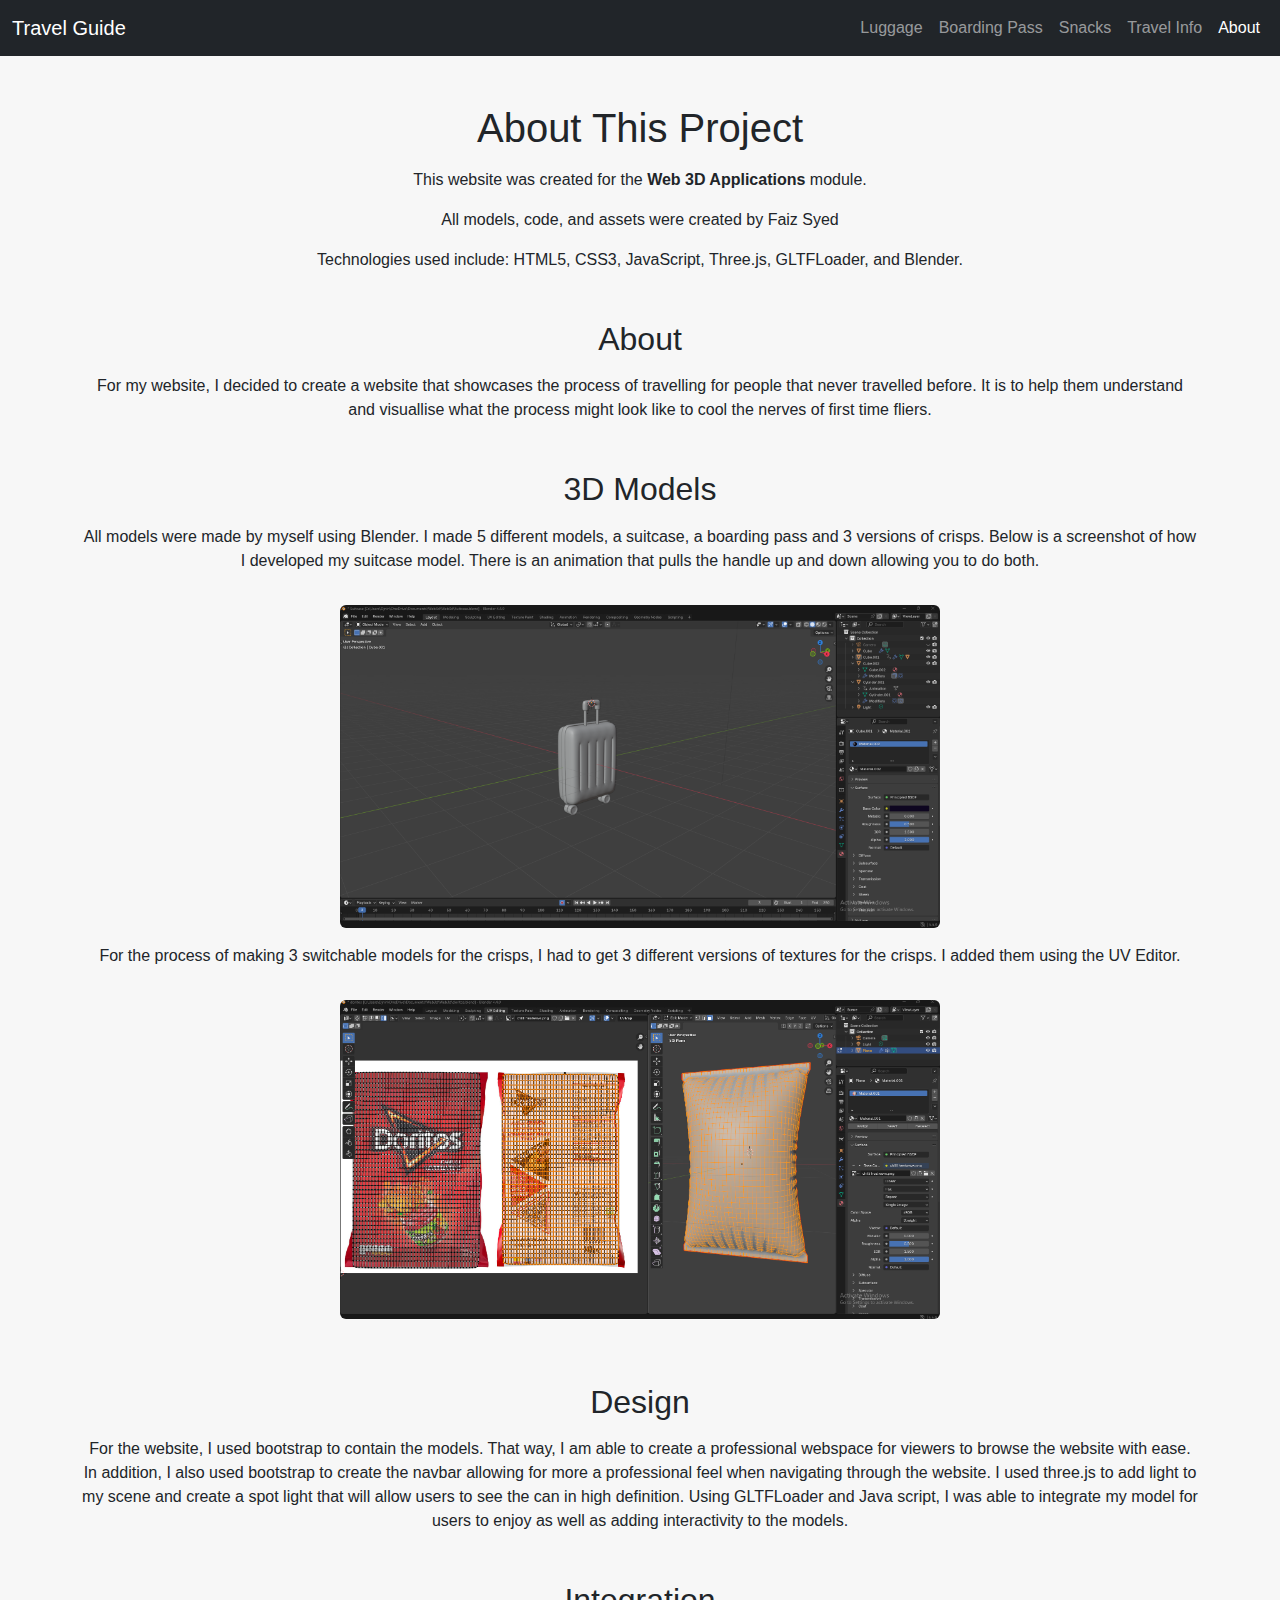
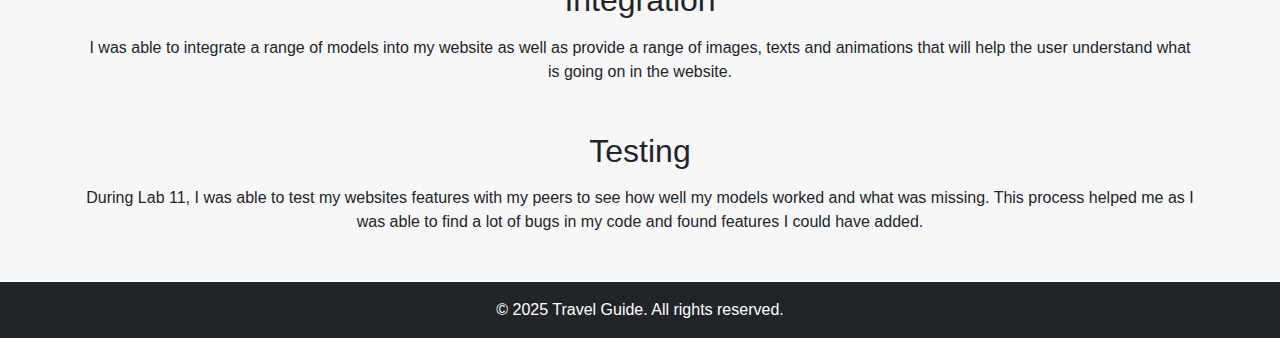
<file: about.html>
<!DOCTYPE html>
<html lang="en">
<head>
  <meta charset="UTF-8">
  <title>About</title>
  <link rel="stylesheet" href="https://cdn.jsdelivr.net/npm/bootstrap@5.3.0/dist/css/bootstrap.min.css">
  <link rel="stylesheet" href="css/style.css">
</head>
<body>

  <!-- Navbar -->
  <nav class="navbar navbar-expand-lg navbar-dark bg-dark">
    <div class="container-fluid">
      <a class="navbar-brand" href="index.html">Travel Guide</a>
      <button class="navbar-toggler" type="button" data-bs-toggle="collapse" data-bs-target="#navbarNav">
        <span class="navbar-toggler-icon"></span>
      </button>
      <div class="collapse navbar-collapse" id="navbarNav">
        <ul class="navbar-nav ms-auto">
          <li class="nav-item"><a class="nav-link" href="travel-gear.html">Luggage</a></li>
          <li class="nav-item"><a class="nav-link" href="boarding-pass.html">Boarding Pass</a></li>
          <li class="nav-item"><a class="nav-link" href="snacks.html">Snacks</a></li>
          <li class="nav-item"><a class="nav-link" href="info.html">Travel Info</a></li>
          <li class="nav-item"><a class="nav-link active" href="#">About</a></li>
        </ul>
      </div>
    </div>
  </nav>

  <!-- Main Content -->
  <div class="container text-center mt-5">
    <h1 class="mb-3">About This Project</h1>
    <p>This website was created for the <strong>Web 3D Applications</strong> module.</p>
    <p>All models, code, and assets were created by Faiz Syed</p>
    <p>Technologies used include: HTML5, CSS3, JavaScript, Three.js, GLTFLoader, and Blender.</p>
  </div>

  <div class="container text-center mt-5">
    <h2 class="mb-3">About</h2>
    <p>For my website, I decided to create a website that showcases the process of travelling for people that never travelled before. It is to help them understand and visuallise what the process might look like to cool the nerves of first time fliers.</p>
  </div>

  <div class="container text-center mt-5">
    <h2 class="mb-3">3D Models</h2>
    <p>All models were made by myself using Blender. I made 5 different models, a suitcase, a boarding pass and 3 versions of crisps. Below is a screenshot of how I developed my suitcase model. There is an animation that pulls the handle up and down allowing you to do both.</p>
    <img src="images/Screenshot 2025-05-07 113435.png" alt="3D Models" class="img-fluid rounded my-3" style="max-width: 600px;">
    <p>For the process of making 3 switchable models for the crisps, I had to get 3 different versions of textures for the crisps. I added them using the UV Editor.</p>
    <img src="images/Screenshot 2025-05-07 113704.png" alt="3D Models" class="img-fluid rounded my-3" style="max-width: 600px;">
  </div>

  <div class="container text-center mt-5">
    <h2 class="mb-3">Design</h2>
    <p>For the website, I used bootstrap to contain the models. That way, I am able to create a professional webspace for viewers to browse the website with ease. In addition, I also used bootstrap to create the navbar allowing for more a professional feel when navigating through the website. I used three.js to add light to my scene and create a spot light that will allow users to see the can in high definition. Using GLTFLoader and Java script, I was able to integrate my model for users to enjoy as well as adding interactivity to the models.</p>
  </div>

  <div class="container text-center mt-5">
    <h2 class="mb-3">Integration</h2>
    <p>I was able to integrate a range of models into my website as well as provide a range of images, texts and animations that will help the user understand what is going on in the website. </p>
  </div>

  <div class="container text-center mt-5">
    <h2 class="mb-3">Testing</h2>
    <p>During Lab 11, I was able to test my websites features with my peers to see how well my models worked and what was missing. This process helped me as I was able to find a lot of bugs in my code and found features I could have added.</p>
  </div>

  
  <footer class="bg-dark text-white text-center py-3 mt-5">
    © 2025 Travel Guide. All rights reserved.
  </footer>

  <script src="https://cdn.jsdelivr.net/npm/bootstrap@5.3.0/dist/js/bootstrap.bundle.min.js"></script>
</body>
</html>
</file>
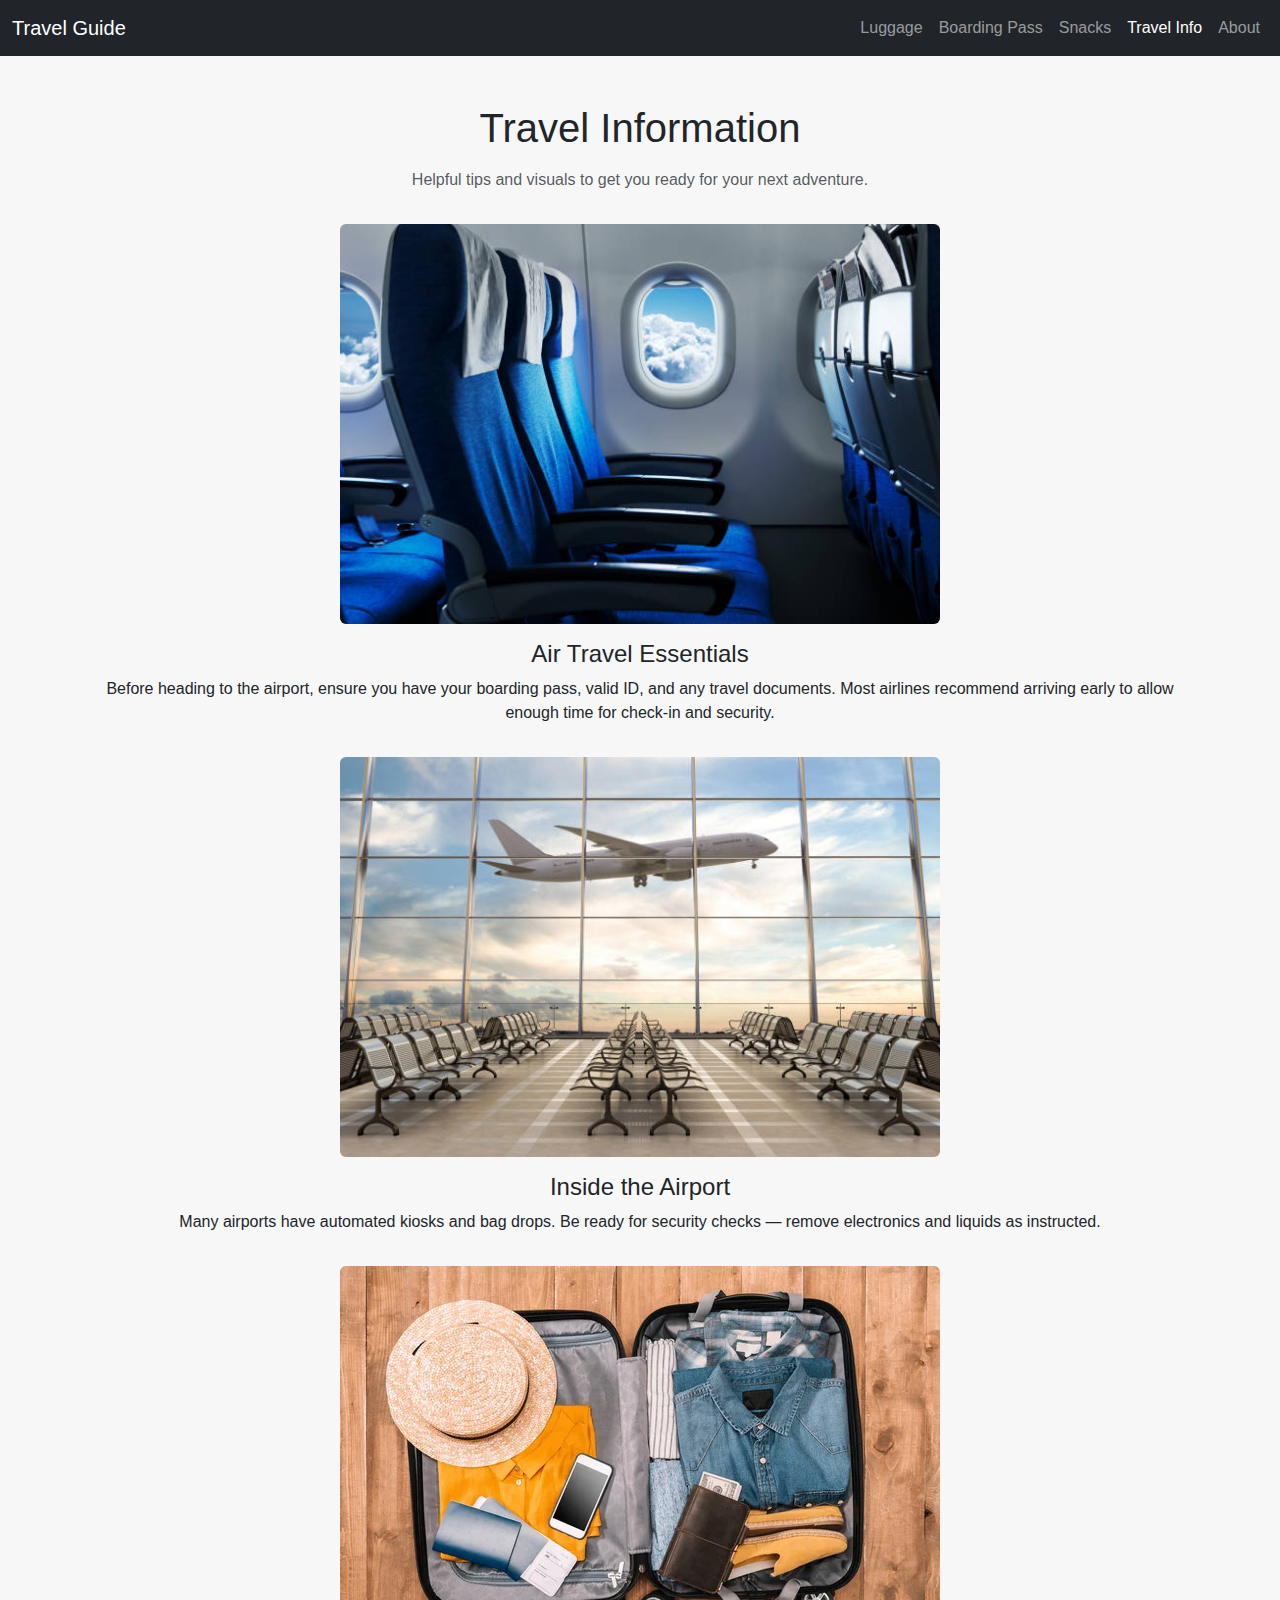
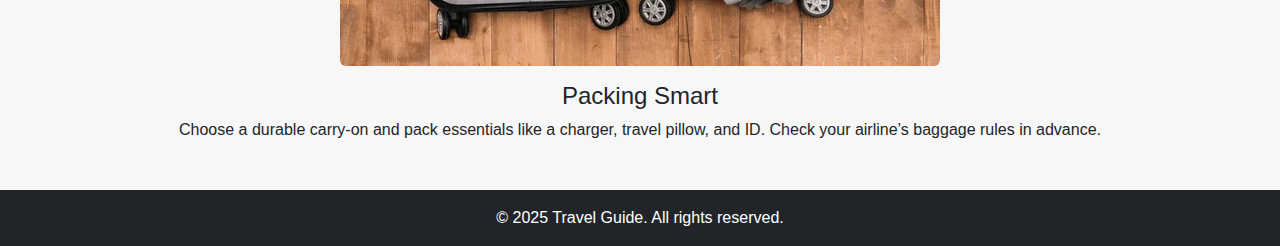
<file: info.html>
<!DOCTYPE html>
<html lang="en">
<head>
  <meta charset="UTF-8">
  <title>Travel Info</title>
  <link href="https://cdn.jsdelivr.net/npm/bootstrap@5.3.0/dist/css/bootstrap.min.css" rel="stylesheet">
  <link rel="stylesheet" href="css/style.css">
</head>
<body>

  <!-- Navbar -->
  <nav class="navbar navbar-expand-lg navbar-dark bg-dark">
    <div class="container-fluid">
      <a class="navbar-brand" href="index.html">Travel Guide</a>
      <button class="navbar-toggler" type="button" data-bs-toggle="collapse" data-bs-target="#navbarNav">
        <span class="navbar-toggler-icon"></span>
      </button>
      <div class="collapse navbar-collapse" id="navbarNav">
        <ul class="navbar-nav ms-auto">
          <li class="nav-item"><a class="nav-link" href="travel-gear.html">Luggage</a></li>
          <li class="nav-item"><a class="nav-link" href="boarding-pass.html">Boarding Pass</a></li>
          <li class="nav-item"><a class="nav-link" href="snacks.html">Snacks</a></li>
          <li class="nav-item"><a class="nav-link active" href="#">Travel Info</a></li>
          <li class="nav-item"><a class="nav-link" href="about.html">About</a></li>
        </ul>
      </div>
    </div>
  </nav>

  <!-- Main Content -->
  <div class="container text-center mt-5">
    <h1 class="mb-3">Travel Information</h1>
    <p class="text-muted">Helpful tips and visuals to get you ready for your next adventure.</p>

    
    <img src="images/istockphoto-1073261410-612x612.jpg" alt="Airplane" class="img-fluid rounded my-3" style="max-width: 600px;">
    <h4>Air Travel Essentials</h4>
    <p>Before heading to the airport, ensure you have your boarding pass, valid ID, and any travel documents.
      Most airlines recommend arriving early to allow enough time for check-in and security.
    </p>

    
    <img src="images/istockphoto-1254973568-612x612.jpg" alt="Airport Interior" class="img-fluid rounded my-3" style="max-width: 600px;">
    <h4>Inside the Airport</h4>
    <p>Many airports have automated kiosks and bag drops. Be ready for security checks — remove electronics and liquids as instructed.</p>

    
    <img src="images/depositphotos_152375956-stock-photo-ready-for-travel-concept.jpg" alt="Luggage" class="img-fluid rounded my-3" style="max-width: 600px;">
    <h4>Packing Smart</h4>
    <p>Choose a durable carry-on and pack essentials like a charger, travel pillow, and ID. Check your airline’s baggage rules in advance.</p>
  </div>

  
  <footer class="bg-dark text-white text-center py-3 mt-5">
    © 2025 Travel Guide. All rights reserved.
  </footer>

  <script src="https://cdn.jsdelivr.net/npm/bootstrap@5.3.0/dist/js/bootstrap.bundle.min.js"></script>
</body>
</html>
</file>
<file: css/style.css>
body {
    background-color: #f7f7f7;
    font-family: 'Segoe UI', sans-serif;
  }
  
  footer {
    background-color: #222;
    color: white;
    padding: 1rem;
    text-align: center;
  }
  
  #modelViewer {
    display: block;
    margin: 0 auto;
    width: 100%;
    max-width: 900px;
    height: 500px;
    background-color: #f2f2f2;
    border-radius: 8px;
    overflow: hidden;
  }
</file>
